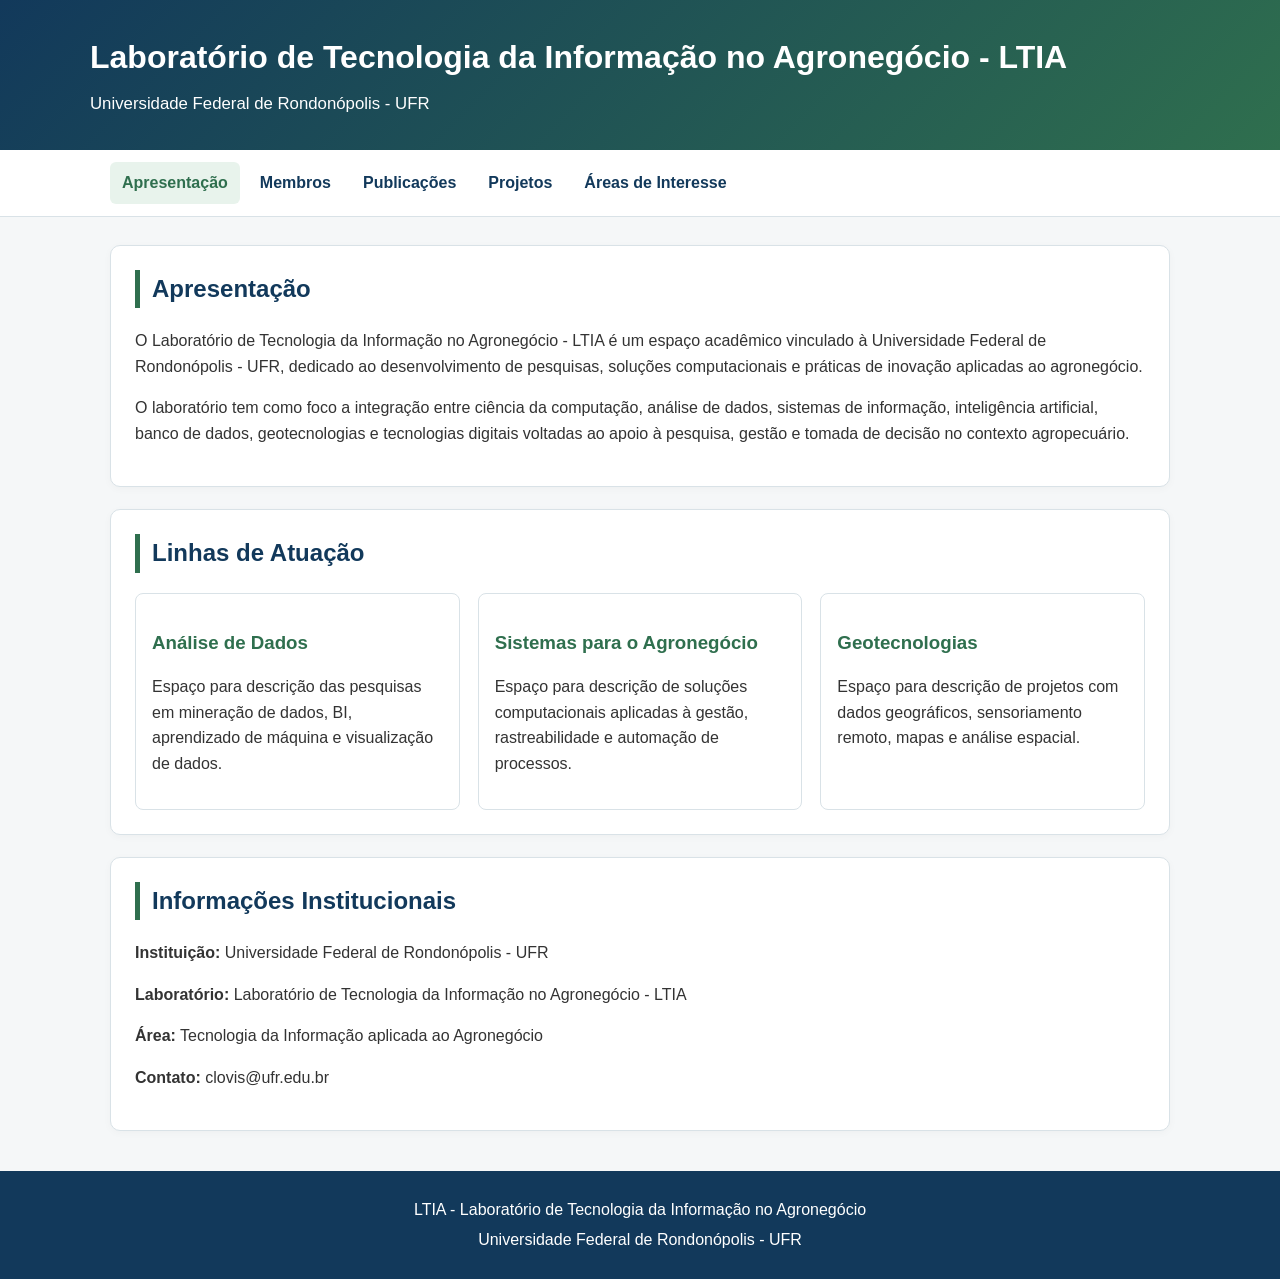
<file: index.html>
<!DOCTYPE html>
<html lang="pt-BR">
<head>
    <meta charset="UTF-8">
    <title>LTIA - Laboratório de Tecnologia da Informação no Agronegócio</title>
    <link rel="stylesheet" href="css/estilo.css">
</head>
<body>

<header>
    <div class="container">
        <h1>Laboratório de Tecnologia da Informação no Agronegócio - LTIA</h1>
        <p>Universidade Federal de Rondonópolis - UFR</p>
    </div>
</header>

<nav>
    <div class="container">
        <a href="index.html" class="ativo">Apresentação</a>
        <a href="membros.html">Membros</a>
        <a href="publicacoes.html">Publicações</a>
        <a href="projetos.html">Projetos</a>
        <a href="interesses.html">Áreas de Interesse</a>
    </div>
</nav>

<main>
    <section class="card" id="apresentacao">
        <h2>Apresentação</h2>
        <p>
            O Laboratório de Tecnologia da Informação no Agronegócio - LTIA é um espaço acadêmico vinculado
            à Universidade Federal de Rondonópolis - UFR, dedicado ao desenvolvimento de pesquisas, soluções
            computacionais e práticas de inovação aplicadas ao agronegócio.
        </p>
        <p>
            O laboratório tem como foco a integração entre ciência da computação, análise de dados, sistemas de
            informação, inteligência artificial, banco de dados, geotecnologias e tecnologias digitais voltadas
            ao apoio à pesquisa, gestão e tomada de decisão no contexto agropecuário.
        </p>
    </section>

    <section class="card">
        <h2>Linhas de Atuação</h2>
        <div class="grid">
            <div class="item">
                <h3>Análise de Dados</h3>
                <p>Espaço para descrição das pesquisas em mineração de dados, BI, aprendizado de máquina e visualização de dados.</p>
            </div>
            <div class="item">
                <h3>Sistemas para o Agronegócio</h3>
                <p>Espaço para descrição de soluções computacionais aplicadas à gestão, rastreabilidade e automação de processos.</p>
            </div>
            <div class="item">
                <h3>Geotecnologias</h3>
                <p>Espaço para descrição de projetos com dados geográficos, sensoriamento remoto, mapas e análise espacial.</p>
            </div>
        </div>
    </section>

    <section class="card">
        <h2>Informações Institucionais</h2>
        <p><strong>Instituição:</strong> Universidade Federal de Rondonópolis - UFR</p>
        <p><strong>Laboratório:</strong> Laboratório de Tecnologia da Informação no Agronegócio - LTIA</p>
        <p><strong>Área:</strong> Tecnologia da Informação aplicada ao Agronegócio</p>
        <p><strong>Contato:</strong> clovis@ufr.edu.br</p>
    </section>
</main>

<footer>
    <p>LTIA - Laboratório de Tecnologia da Informação no Agronegócio</p>
    <p>Universidade Federal de Rondonópolis - UFR</p>
</footer>

</body>
</html>
</file>
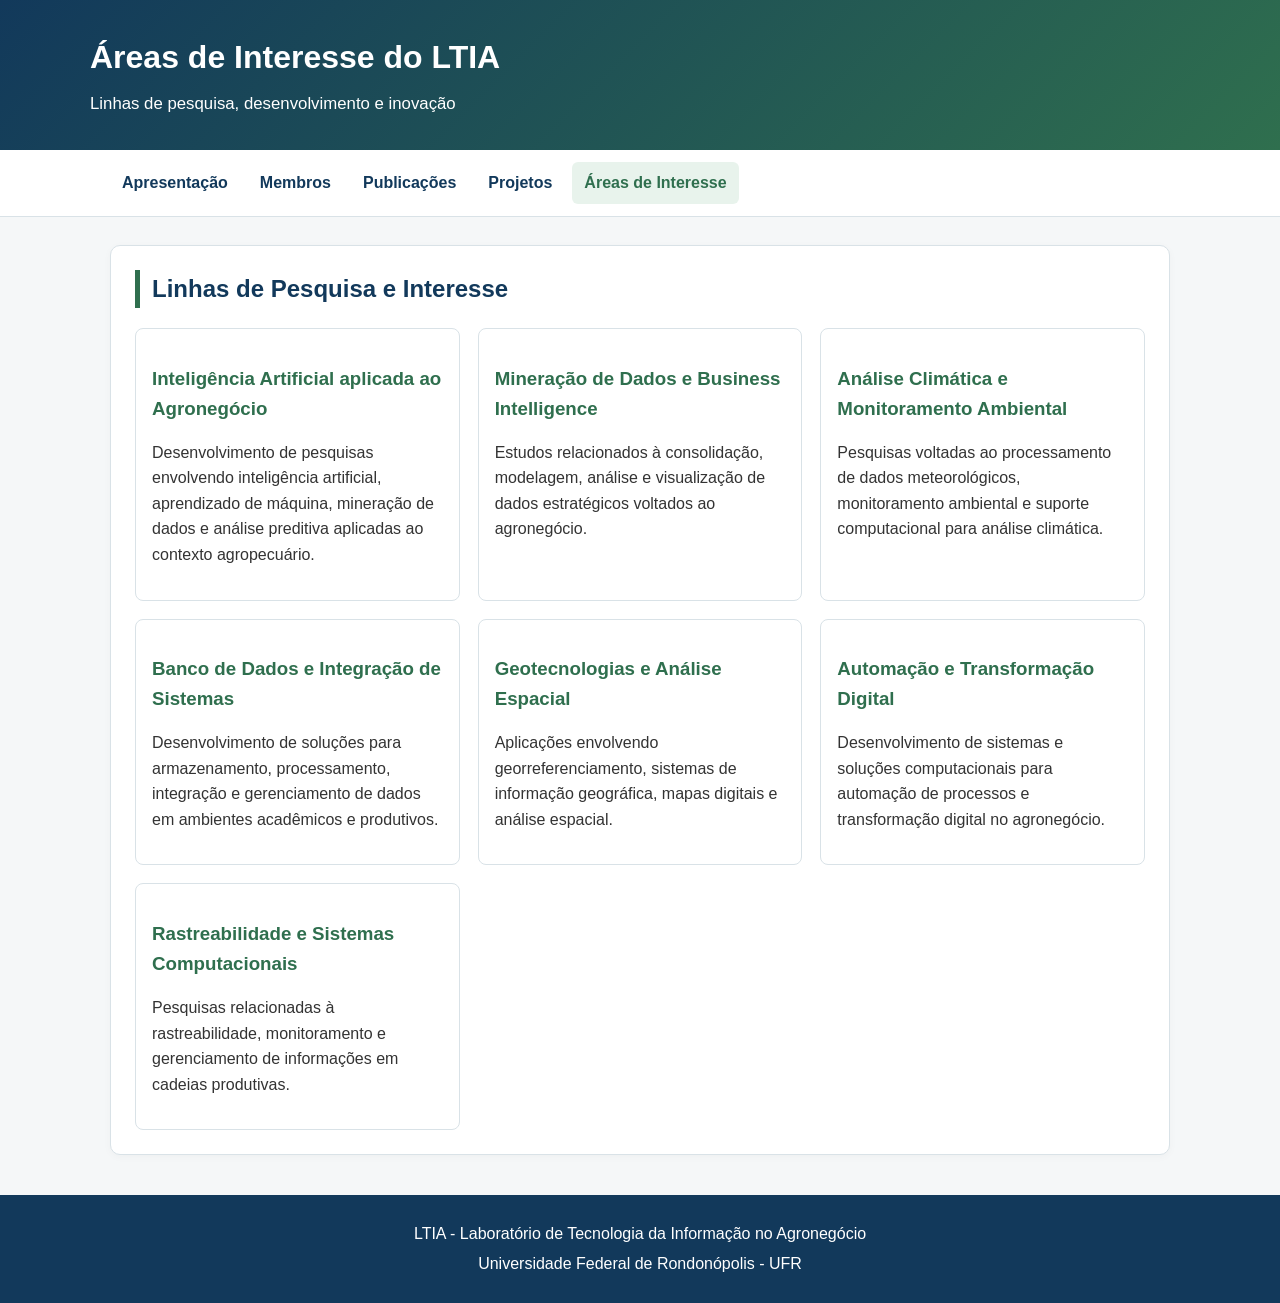
<file: interesses.html>
<!DOCTYPE html>
<html lang="pt-BR">
<head>
    <meta charset="UTF-8">
    <title>Áreas de Interesse - LTIA</title>
    <link rel="stylesheet" href="css/estilo.css">
</head>
<body>

<header>
    <div class="container">
        <h1>Áreas de Interesse do LTIA</h1>
        <p>Linhas de pesquisa, desenvolvimento e inovação</p>
    </div>
</header>

<nav>
    <div class="container">
        <a href="index.html">Apresentação</a>
        <a href="membros.html">Membros</a>
        <a href="publicacoes.html">Publicações</a>
        <a href="projetos.html">Projetos</a>
        <a href="interesses.html" class="ativo">Áreas de Interesse</a>
    </div>
</nav>

<main>

    <section class="card">

        <h2>Linhas de Pesquisa e Interesse</h2>

        <div class="grid">

            <div class="item">

                <h3>Inteligência Artificial aplicada ao Agronegócio</h3>

                <p>
                    Desenvolvimento de pesquisas envolvendo inteligência artificial,
                    aprendizado de máquina, mineração de dados e análise preditiva
                    aplicadas ao contexto agropecuário.
                </p>

            </div>

            <div class="item">

                <h3>Mineração de Dados e Business Intelligence</h3>

                <p>
                    Estudos relacionados à consolidação, modelagem,
                    análise e visualização de dados estratégicos
                    voltados ao agronegócio.
                </p>

            </div>

            <div class="item">

                <h3>Análise Climática e Monitoramento Ambiental</h3>

                <p>
                    Pesquisas voltadas ao processamento de dados meteorológicos,
                    monitoramento ambiental e suporte computacional
                    para análise climática.
                </p>

            </div>

            <div class="item">

                <h3>Banco de Dados e Integração de Sistemas</h3>

                <p>
                    Desenvolvimento de soluções para armazenamento,
                    processamento, integração e gerenciamento
                    de dados em ambientes acadêmicos e produtivos.
                </p>

            </div>

            <div class="item">

                <h3>Geotecnologias e Análise Espacial</h3>

                <p>
                    Aplicações envolvendo georreferenciamento,
                    sistemas de informação geográfica,
                    mapas digitais e análise espacial.
                </p>

            </div>

            <div class="item">

                <h3>Automação e Transformação Digital</h3>

                <p>
                    Desenvolvimento de sistemas e soluções
                    computacionais para automação de processos
                    e transformação digital no agronegócio.
                </p>

            </div>

            <div class="item">

                <h3>Rastreabilidade e Sistemas Computacionais</h3>

                <p>
                    Pesquisas relacionadas à rastreabilidade,
                    monitoramento e gerenciamento de informações
                    em cadeias produtivas.
                </p>

            </div>

        </div>

    </section>

</main>

<footer>
    <p>LTIA - Laboratório de Tecnologia da Informação no Agronegócio</p>
    <p>Universidade Federal de Rondonópolis - UFR</p>
</footer>

</body>
</html>
</file>
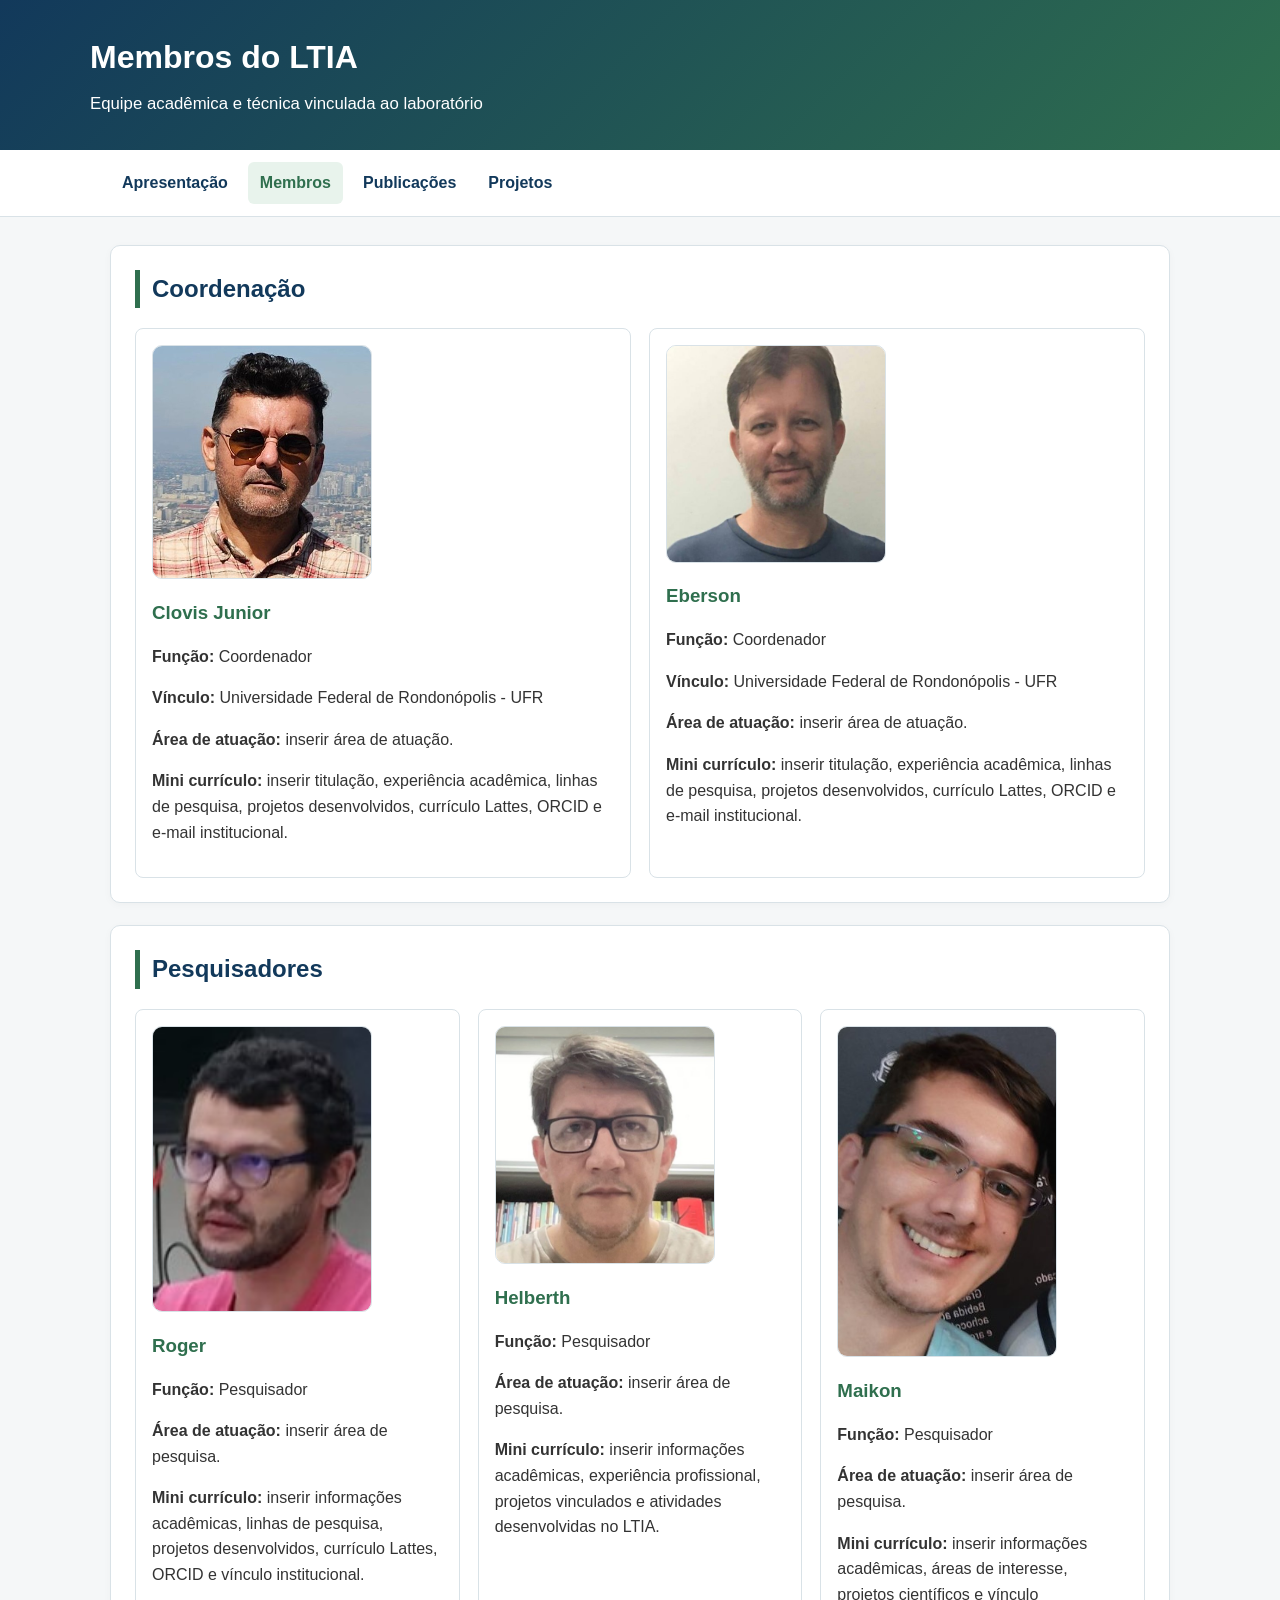
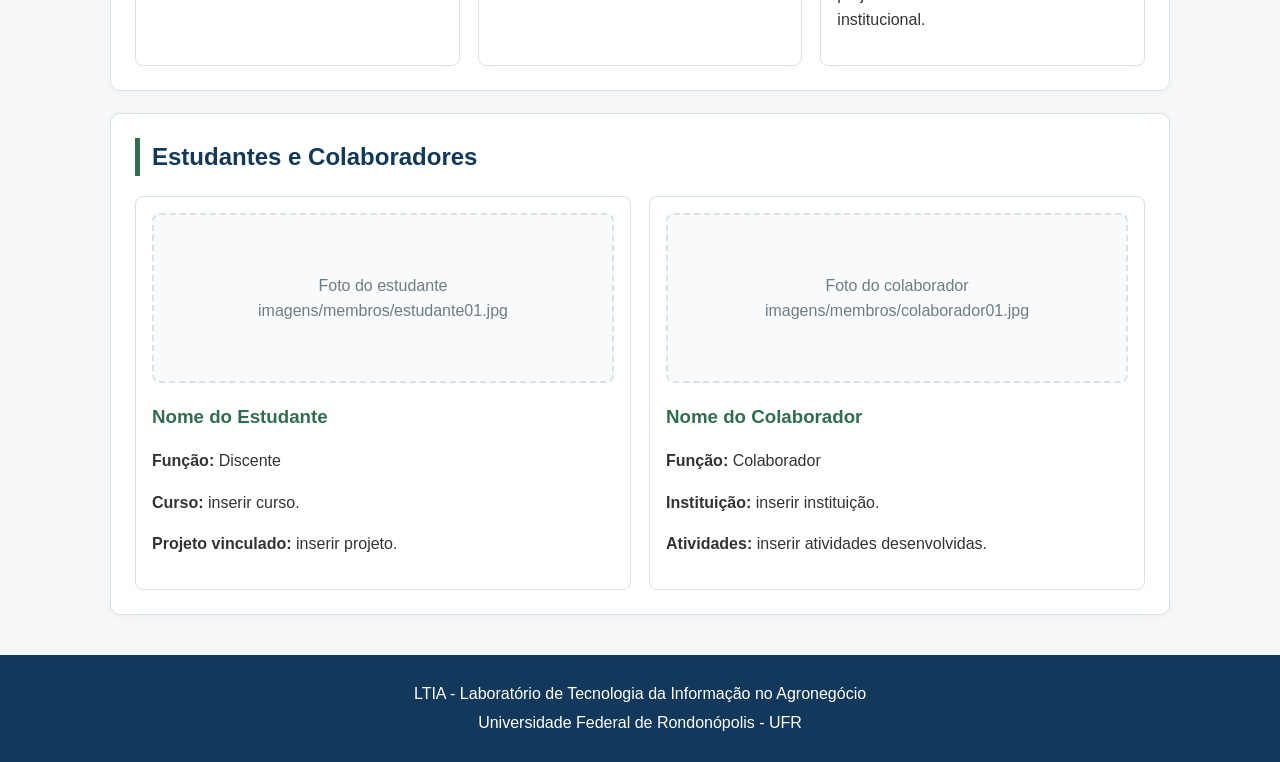
<file: membros.html>
<!DOCTYPE html>
<html lang="pt-BR">
<head>
    <meta charset="UTF-8">
    <title>Membros - LTIA</title>
    <link rel="stylesheet" href="css/estilo.css">
</head>
<body>

<header>
    <div class="container">
        <h1>Membros do LTIA</h1>
        <p>Equipe acadêmica e técnica vinculada ao laboratório</p>
    </div>
</header>

<nav>
    <div class="container">
        <a href="index.html">Apresentação</a>
        <a href="membros.html" class="ativo">Membros</a>
        <a href="publicacoes.html">Publicações</a>
        <a href="projetos.html">Projetos</a>
    </div>
</nav>

<main>
    <section class="card">
        <h2>Coordenação</h2>

        <div class="grid">

            <div class="item">
                <img src="imagens/membros/clovis.jpg" alt="Clovis Junior" style="width:100%; max-width:220px; border-radius:10px; border:1px solid #d9e2e7; display:block; margin-bottom:15px;">

                <h3>Clovis Junior</h3>
                <p><strong>Função:</strong> Coordenador</p>
                <p><strong>Vínculo:</strong> Universidade Federal de Rondonópolis - UFR</p>
                <p><strong>Área de atuação:</strong> inserir área de atuação.</p>
                <p><strong>Mini currículo:</strong> inserir titulação, experiência acadêmica, linhas de pesquisa, projetos desenvolvidos, currículo Lattes, ORCID e e-mail institucional.</p>
            </div>

            <div class="item">
                <img src="imagens/membros/eberson.jpg" alt="Eberson Weschter" style="width:100%; max-width:220px; border-radius:10px; border:1px solid #d9e2e7; display:block; margin-bottom:15px;">

                <h3>Eberson</h3>
                <p><strong>Função:</strong> Coordenador</p>
                <p><strong>Vínculo:</strong> Universidade Federal de Rondonópolis - UFR</p>
                <p><strong>Área de atuação:</strong> inserir área de atuação.</p>
                <p><strong>Mini currículo:</strong> inserir titulação, experiência acadêmica, linhas de pesquisa, projetos desenvolvidos, currículo Lattes, ORCID e e-mail institucional.</p>
            </div>

        </div>
    </section>

    <section class="card">
    <h2>Pesquisadores</h2>

    <div class="grid">

        <div class="item">
            <img src="imagens/membros/roger.jpg" alt="Roger" style="width:100%; max-width:220px; border-radius:10px; border:1px solid #d9e2e7; display:block; margin-bottom:15px;">

            <h3>Roger</h3>

            <p><strong>Função:</strong> Pesquisador</p>

            <p><strong>Área de atuação:</strong> inserir área de pesquisa.</p>

            <p>
                <strong>Mini currículo:</strong>
                inserir informações acadêmicas, linhas de pesquisa,
                projetos desenvolvidos, currículo Lattes,
                ORCID e vínculo institucional.
            </p>
        </div>

        <div class="item">
            <img src="imagens/membros/helberth.jpg" alt="Helberth" style="width:100%; max-width:220px; border-radius:10px; border:1px solid #d9e2e7; display:block; margin-bottom:15px;">

            <h3>Helberth</h3>

            <p><strong>Função:</strong> Pesquisador</p>

            <p><strong>Área de atuação:</strong> inserir área de pesquisa.</p>

            <p>
                <strong>Mini currículo:</strong>
                inserir informações acadêmicas, experiência profissional,
                projetos vinculados e atividades desenvolvidas no LTIA.
            </p>
        </div>

        <div class="item">
            <img src="imagens/membros/maikon.jpg" alt="Maikon" style="width:100%; max-width:220px; border-radius:10px; border:1px solid #d9e2e7; display:block; margin-bottom:15px;">

            <h3>Maikon</h3>

            <p><strong>Função:</strong> Pesquisador</p>

            <p><strong>Área de atuação:</strong> inserir área de pesquisa.</p>

            <p>
                <strong>Mini currículo:</strong>
                inserir informações acadêmicas, áreas de interesse,
                projetos científicos e vínculo institucional.
            </p>
        </div>

    </div>
</section>

    <section class="card">
        <h2>Estudantes e Colaboradores</h2>

        <div class="grid">
            <div class="item">
                <div class="placeholder-img">Foto do estudante<br>imagens/membros/estudante01.jpg</div>
                <h3>Nome do Estudante</h3>
                <p><strong>Função:</strong> Discente</p>
                <p><strong>Curso:</strong> inserir curso.</p>
                <p><strong>Projeto vinculado:</strong> inserir projeto.</p>
            </div>

            <div class="item">
                <div class="placeholder-img">Foto do colaborador<br>imagens/membros/colaborador01.jpg</div>
                <h3>Nome do Colaborador</h3>
                <p><strong>Função:</strong> Colaborador</p>
                <p><strong>Instituição:</strong> inserir instituição.</p>
                <p><strong>Atividades:</strong> inserir atividades desenvolvidas.</p>
            </div>
        </div>
    </section>
</main>

<footer>
    <p>LTIA - Laboratório de Tecnologia da Informação no Agronegócio</p>
    <p>Universidade Federal de Rondonópolis - UFR</p>
</footer>

</body>
</html>
</file>
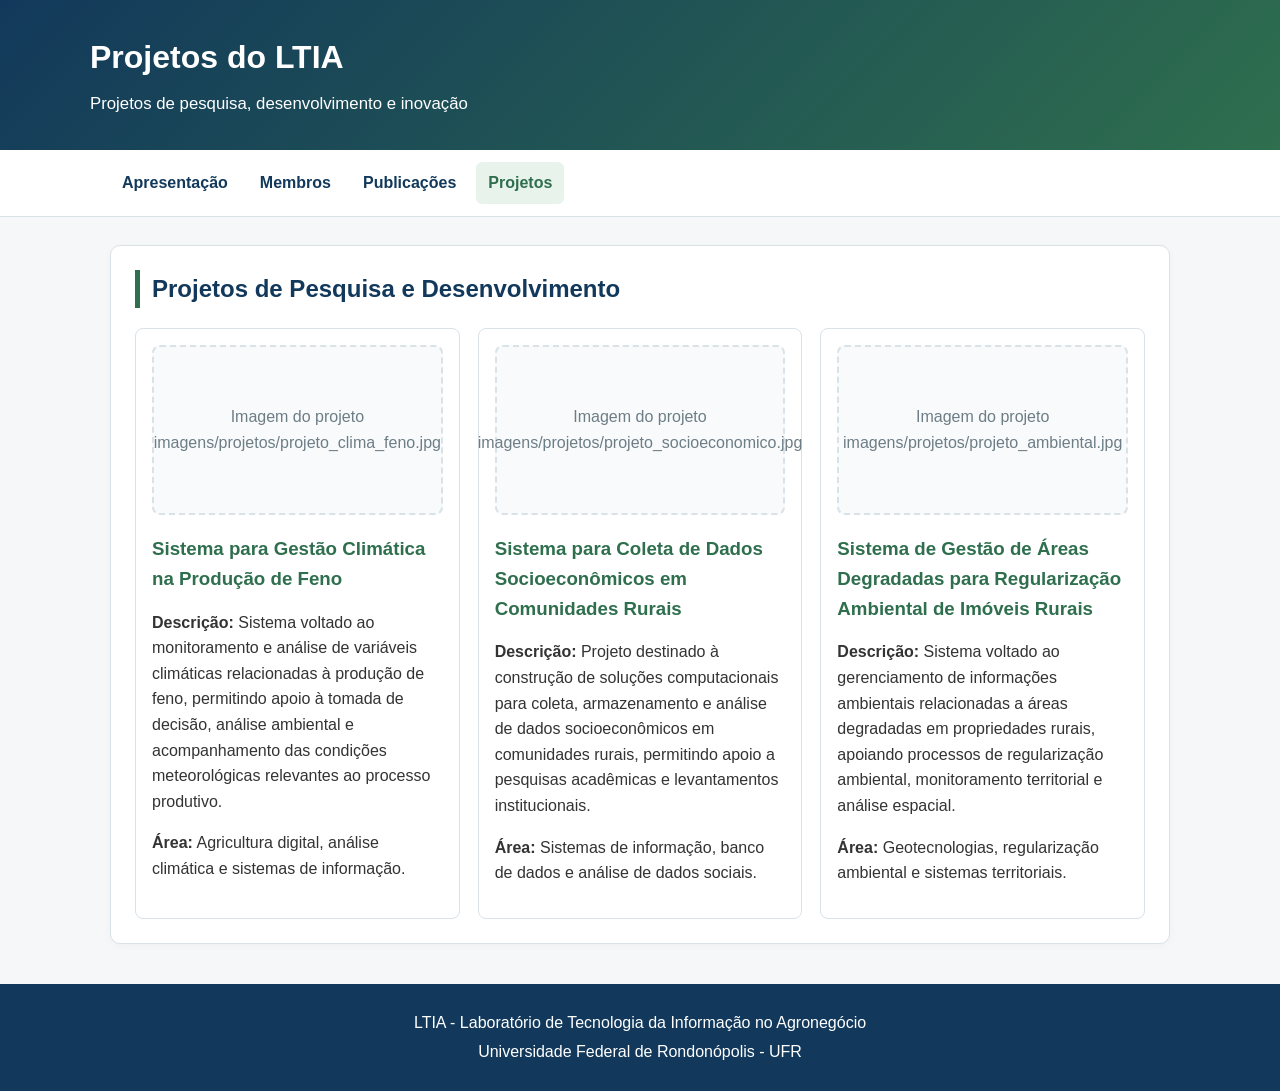
<file: projetos.html>
<!DOCTYPE html>
<html lang="pt-BR">
<head>
    <meta charset="UTF-8">
    <title>Projetos - LTIA</title>
    <link rel="stylesheet" href="css/estilo.css">
</head>
<body>

<header>
    <div class="container">
        <h1>Projetos do LTIA</h1>
        <p>Projetos de pesquisa, desenvolvimento e inovação</p>
    </div>
</header>

<nav>
    <div class="container">
        <a href="index.html">Apresentação</a>
        <a href="membros.html">Membros</a>
        <a href="publicacoes.html">Publicações</a>
        <a href="projetos.html" class="ativo">Projetos</a>
    </div>
</nav>

<main>

    <section class="card">
        <h2>Projetos de Pesquisa e Desenvolvimento</h2>

        <div class="grid">

            <div class="item">

                <div class="placeholder-img">
                    Imagem do projeto<br>
                    imagens/projetos/projeto_clima_feno.jpg
                </div>

                <h3>Sistema para Gestão Climática na Produção de Feno</h3>

                <p>
                    <strong>Descrição:</strong>
                    Sistema voltado ao monitoramento e análise de variáveis climáticas
                    relacionadas à produção de feno, permitindo apoio à tomada de decisão,
                    análise ambiental e acompanhamento das condições meteorológicas
                    relevantes ao processo produtivo.
                </p>

                <p>
                    <strong>Área:</strong>
                    Agricultura digital, análise climática e sistemas de informação.
                </p>

            </div>

            <div class="item">

                <div class="placeholder-img">
                    Imagem do projeto<br>
                    imagens/projetos/projeto_socioeconomico.jpg
                </div>

                <h3>Sistema para Coleta de Dados Socioeconômicos em Comunidades Rurais</h3>

                <p>
                    <strong>Descrição:</strong>
                    Projeto destinado à construção de soluções computacionais
                    para coleta, armazenamento e análise de dados socioeconômicos
                    em comunidades rurais, permitindo apoio a pesquisas acadêmicas
                    e levantamentos institucionais.
                </p>

                <p>
                    <strong>Área:</strong>
                    Sistemas de informação, banco de dados e análise de dados sociais.
                </p>

            </div>

            <div class="item">

                <div class="placeholder-img">
                    Imagem do projeto<br>
                    imagens/projetos/projeto_ambiental.jpg
                </div>

                <h3>
                    Sistema de Gestão de Áreas Degradadas para Regularização Ambiental de Imóveis Rurais
                </h3>

                <p>
                    <strong>Descrição:</strong>
                    Sistema voltado ao gerenciamento de informações ambientais
                    relacionadas a áreas degradadas em propriedades rurais,
                    apoiando processos de regularização ambiental,
                    monitoramento territorial e análise espacial.
                </p>

                <p>
                    <strong>Área:</strong>
                    Geotecnologias, regularização ambiental e sistemas territoriais.
                </p>

            </div>

        </div>
    </section>
</main>

<footer>
    <p>LTIA - Laboratório de Tecnologia da Informação no Agronegócio</p>
    <p>Universidade Federal de Rondonópolis - UFR</p>
</footer>

</body>
</html>
</file>
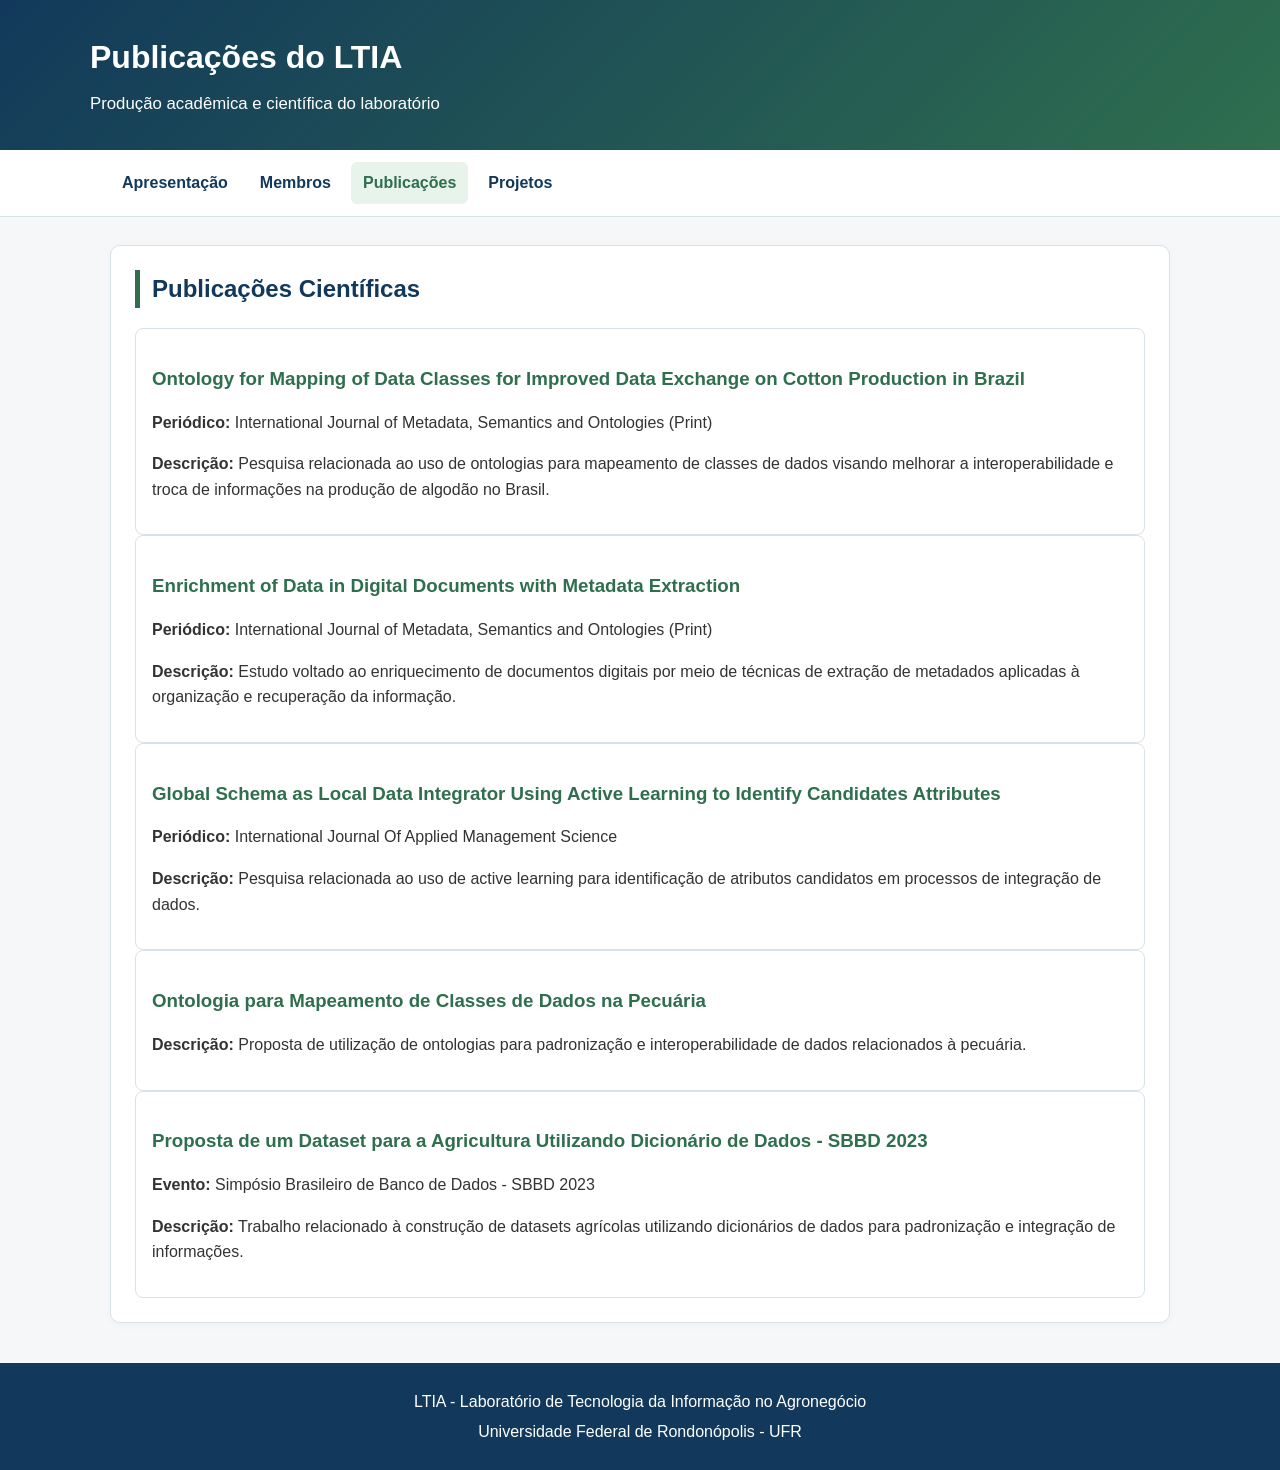
<file: publicacoes.html>
<!DOCTYPE html>
<html lang="pt-BR">
<head>
    <meta charset="UTF-8">
    <title>Publicações - LTIA</title>
    <link rel="stylesheet" href="css/estilo.css">
</head>
<body>

<header>
    <div class="container">
        <h1>Publicações do LTIA</h1>
        <p>Produção acadêmica e científica do laboratório</p>
    </div>
</header>

<nav>
    <div class="container">
        <a href="index.html">Apresentação</a>
        <a href="membros.html">Membros</a>
        <a href="publicacoes.html" class="ativo">Publicações</a>
        <a href="projetos.html">Projetos</a>
    </div>
</nav>

<main>

    <section class="card">

        <h2>Publicações Científicas</h2>

        <div class="item">

            <h3>Ontology for Mapping of Data Classes for Improved Data Exchange on Cotton Production in Brazil</h3>

            <p>
                <strong>Periódico:</strong>
                International Journal of Metadata, Semantics and Ontologies (Print)
            </p>

            <p>
                <strong>Descrição:</strong>
                Pesquisa relacionada ao uso de ontologias para mapeamento
                de classes de dados visando melhorar a interoperabilidade
                e troca de informações na produção de algodão no Brasil.
            </p>

        </div>

        <div class="item">

            <h3>Enrichment of Data in Digital Documents with Metadata Extraction</h3>

            <p>
                <strong>Periódico:</strong>
                International Journal of Metadata, Semantics and Ontologies (Print)
            </p>

            <p>
                <strong>Descrição:</strong>
                Estudo voltado ao enriquecimento de documentos digitais
                por meio de técnicas de extração de metadados
                aplicadas à organização e recuperação da informação.
            </p>

        </div>

        <div class="item">

            <h3>Global Schema as Local Data Integrator Using Active Learning to Identify Candidates Attributes</h3>

            <p>
                <strong>Periódico:</strong>
                International Journal Of Applied Management Science
            </p>

            <p>
                <strong>Descrição:</strong>
                Pesquisa relacionada ao uso de active learning
                para identificação de atributos candidatos
                em processos de integração de dados.
            </p>

        </div>

        <div class="item">

            <h3>Ontologia para Mapeamento de Classes de Dados na Pecuária</h3>

            <p>
                <strong>Descrição:</strong>
                Proposta de utilização de ontologias para padronização
                e interoperabilidade de dados relacionados à pecuária.
            </p>

        </div>

        <div class="item">

            <h3>Proposta de um Dataset para a Agricultura Utilizando Dicionário de Dados - SBBD 2023</h3>

            <p>
                <strong>Evento:</strong>
                Simpósio Brasileiro de Banco de Dados - SBBD 2023
            </p>

            <p>
                <strong>Descrição:</strong>
                Trabalho relacionado à construção de datasets
                agrícolas utilizando dicionários de dados
                para padronização e integração de informações.
            </p>

        </div>

    </section>

</main>

<footer>
    <p>LTIA - Laboratório de Tecnologia da Informação no Agronegócio</p>
    <p>Universidade Federal de Rondonópolis - UFR</p>
</footer>

</body>
</html>
</file>
<file: css/estilo.css>
/* LTIA - Laboratório de Tecnologia da Informação no Agronegócio */
:root {
    --azul-escuro: #12395b;
    --azul-medio: #1f6f9f;
    --verde: #2f6f4e;
    --verde-claro: #e8f3ec;
    --cinza-fundo: #f5f7f8;
    --cinza-texto: #333333;
    --branco: #ffffff;
    --borda: #d9e2e7;
}

* {
    box-sizing: border-box;
}

body {
    margin: 0;
    font-family: Arial, Helvetica, sans-serif;
    color: var(--cinza-texto);
    background: var(--cinza-fundo);
    line-height: 1.6;
}

header {
    background: linear-gradient(135deg, var(--azul-escuro), var(--verde));
    color: var(--branco);
    padding: 32px 20px;
}

header .container {
    max-width: 1100px;
    margin: 0 auto;
}

header h1 {
    margin: 0;
    font-size: 2rem;
}

header p {
    margin: 8px 0 0;
    font-size: 1.05rem;
}

nav {
    background: var(--branco);
    border-bottom: 1px solid var(--borda);
}

nav .container {
    max-width: 1100px;
    margin: 0 auto;
    display: flex;
    flex-wrap: wrap;
    gap: 8px;
    padding: 12px 20px;
}

nav a {
    color: var(--azul-escuro);
    text-decoration: none;
    font-weight: bold;
    padding: 8px 12px;
    border-radius: 6px;
}

nav a:hover,
nav a.ativo {
    background: var(--verde-claro);
    color: var(--verde);
}

main {
    max-width: 1100px;
    margin: 28px auto;
    padding: 0 20px;
}

.card {
    background: var(--branco);
    border: 1px solid var(--borda);
    border-radius: 10px;
    padding: 24px;
    margin-bottom: 22px;
    box-shadow: 0 2px 8px rgba(0,0,0,0.03);
}

h2 {
    color: var(--azul-escuro);
    margin-top: 0;
    border-left: 5px solid var(--verde);
    padding-left: 12px;
}

h3 {
    color: var(--verde);
    margin-bottom: 6px;
}

.grid {
    display: grid;
    grid-template-columns: repeat(auto-fit, minmax(240px, 1fr));
    gap: 18px;
}

.placeholder-img {
    height: 170px;
    border: 2px dashed var(--borda);
    background: #f8fafb;
    border-radius: 8px;
    display: flex;
    align-items: center;
    justify-content: center;
    color: #6d7d86;
    text-align: center;
    padding: 12px;
    margin-bottom: 12px;
}

.item {
    border: 1px solid var(--borda);
    border-radius: 8px;
    padding: 16px;
    background: #ffffff;
}

.badge {
    display: inline-block;
    background: var(--verde-claro);
    color: var(--verde);
    padding: 4px 8px;
    border-radius: 999px;
    font-size: 0.85rem;
    font-weight: bold;
}

footer {
    background: var(--azul-escuro);
    color: var(--branco);
    text-align: center;
    padding: 22px 20px;
    margin-top: 40px;
}

footer p {
    margin: 4px 0;
}

@media (max-width: 600px) {
    header h1 {
        font-size: 1.5rem;
    }

    nav .container {
        flex-direction: column;
    }
}
</file>
